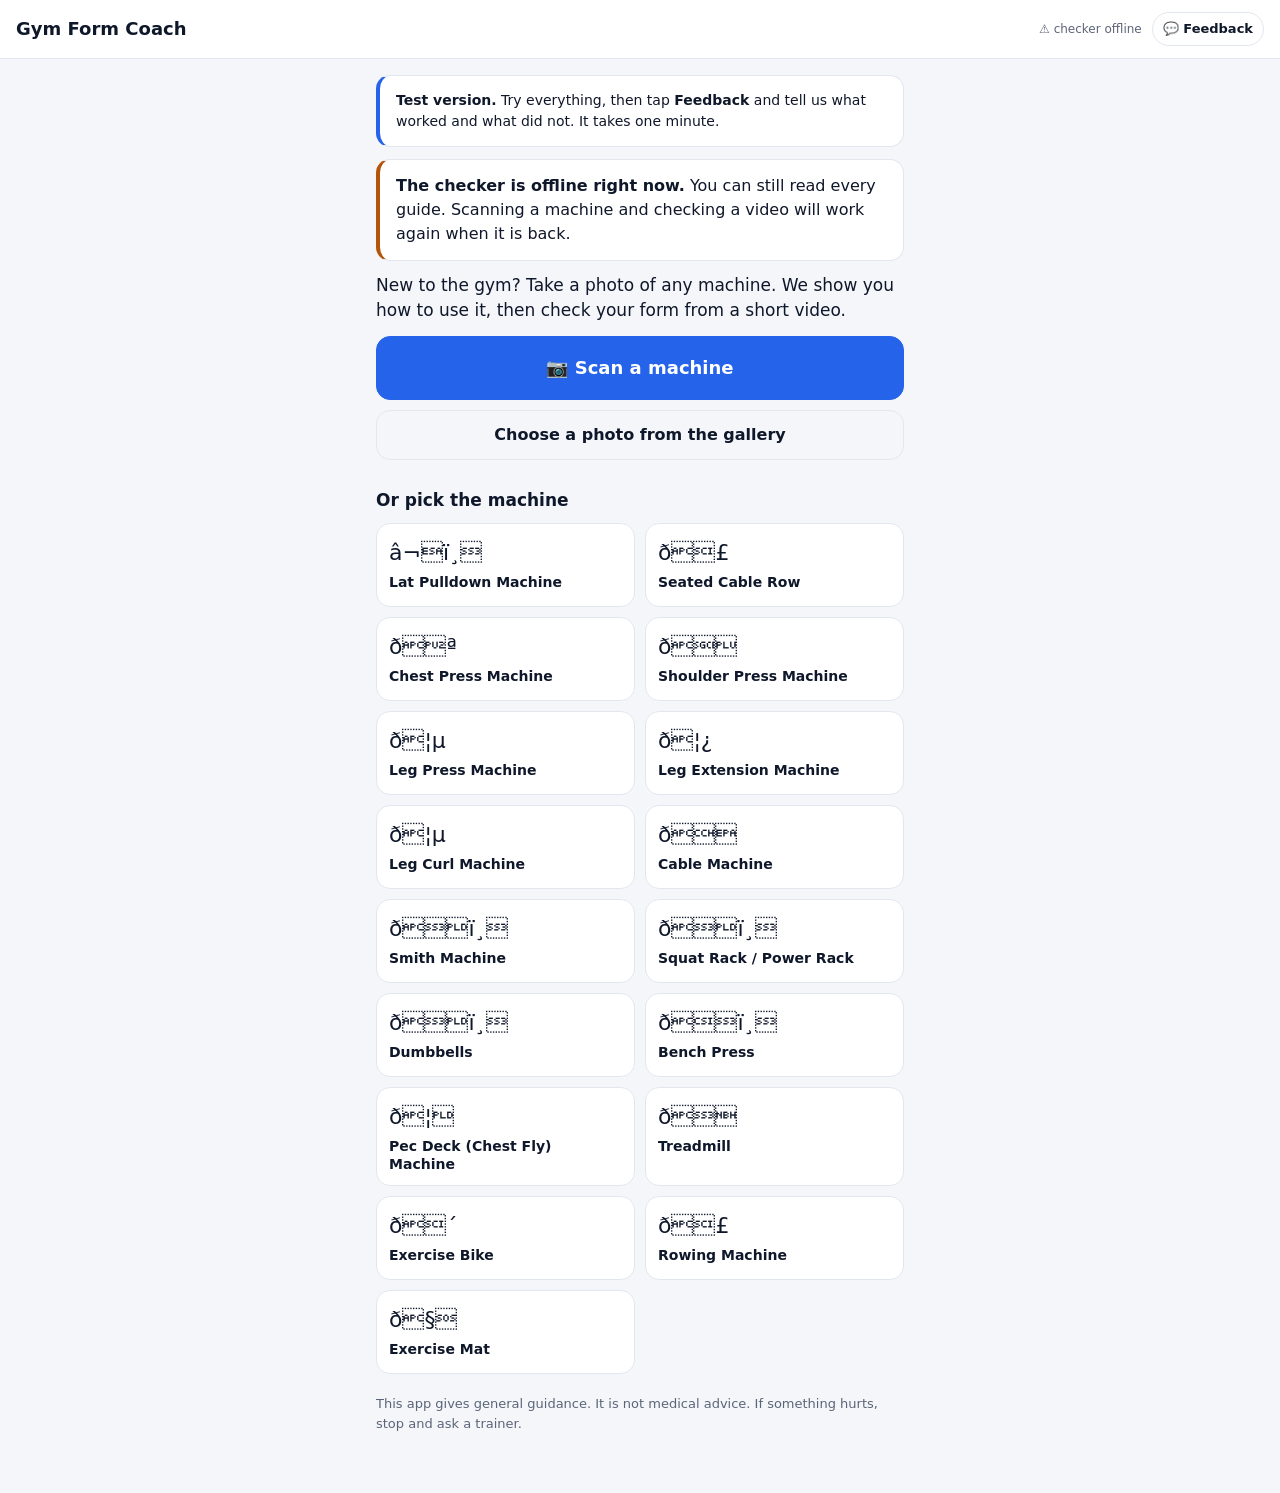
<file: index.html>
<!doctype html>
<html lang="en">
<head>
  <meta charset="utf-8">
  <meta name="viewport" content="width=device-width, initial-scale=1, viewport-fit=cover">
  <meta name="theme-color" content="#0f172a">
  <title>Gym Form Coach</title>
  <link rel="manifest" href="manifest.webmanifest">
  <link rel="icon" href="icon.svg" type="image/svg+xml">
  <link rel="stylesheet" href="styles.css">
</head>
<body>
  <header class="bar">
    <button id="back" class="icon-btn" aria-label="Back" hidden>←</button>
    <h1 id="title">Gym Form Coach</h1>
    <span id="status" class="status" title="Machine recogniser status"></span>
    <button id="feedback-btn" class="chip-btn">💬 Feedback</button>
  </header>

  <!-- Each <section> is one screen. app.js shows one at a time. -->
  <main>
    <section id="screen-home" class="screen">
      <div class="card test-note">
        <b>Test version.</b> Try everything, then tap <b>Feedback</b> and tell us what worked and what did not. It takes one minute.
      </div>
      <div id="offline-note" class="card note" hidden>
        <b>The checker is offline right now.</b> You can still read every guide. Scanning a machine and checking a video will work again when it is back.
      </div>
      <p class="lead">New to the gym? Take a photo of any machine. We show you how to use it, then check your form from a short video.</p>
      <label class="btn primary big">
        📷 Scan a machine
        <input id="photo-input" type="file" accept="image/*" capture="environment" hidden>
      </label>
      <label class="btn ghost">
        Choose a photo from the gallery
        <input id="photo-input-gallery" type="file" accept="image/*" hidden>
      </label>

      <h2>Or pick the machine</h2>
      <div id="machine-grid" class="grid"></div>

      <div id="history-block" hidden>
        <h2>Your last checks</h2>
        <ul id="history" class="history"></ul>
      </div>
      <div id="apk-block" hidden>
        <h2>Android app</h2>
        <a class="btn ghost" href="GymFormCoach.apk">⬇ Get the Android app</a>
      </div>
      <p class="fine">This app gives general guidance. It is not medical advice. If something hurts, stop and ask a trainer.</p>
    </section>

    <section id="screen-identify" class="screen" hidden>
      <img id="photo-preview" class="preview" alt="Your photo">
      <div id="identify-body"></div>
    </section>

    <section id="screen-guide" class="screen" hidden>
      <div id="guide-body"></div>
    </section>

    <section id="screen-record" class="screen" hidden>
      <div id="record-body"></div>
    </section>

    <section id="screen-progress" class="screen" hidden>
      <div class="center">
        <div class="spinner" aria-hidden="true"></div>
        <h2 id="progress-stage">Uploading your video</h2>
        <div class="track"><div id="progress-fill" class="fill"></div></div>
        <p class="fine">A 20-second video takes one to two minutes. Keep this page open. If other people are testing at the same time, your video waits in line. Your upload is deleted when the check is finished; the review video we make is kept for one day.</p>
      </div>
    </section>

    <section id="screen-feedback" class="screen" hidden>
      <div id="feedback-body"></div>
    </section>

    <section id="screen-result" class="screen" hidden>
      <div id="result-body"></div>
    </section>
  </main>

  <div id="toast" class="toast" role="alert" hidden></div>
  <script src="app.js"></script>
</body>
</html>
</file>
<file: styles.css>
:root {
  --bg: #f4f6fa;
  --card: #ffffff;
  --ink: #0f172a;
  --muted: #5b6577;
  --line: #e2e7ef;
  --brand: #2563eb;
  --brand-ink: #ffffff;
  --good: #15803d;
  --warn: #b45309;
  --bad: #b91c1c;
  --good-bg: #dcfce7;
  --warn-bg: #fef3c7;
  --bad-bg: #fee2e2;
  --radius: 14px;
}
@media (prefers-color-scheme: dark) {
  :root {
    --bg: #0b1220;
    --card: #151e30;
    --ink: #eef2f9;
    --muted: #9aa6ba;
    --line: #26324a;
    --brand: #5b8cff;
    --brand-ink: #0b1220;
    --good: #4ade80;
    --warn: #fbbf24;
    --bad: #f87171;
    --good-bg: #12351f;
    --warn-bg: #3b2c0a;
    --bad-bg: #3f1616;
  }
}

* { box-sizing: border-box; }
html { -webkit-text-size-adjust: 100%; }
body {
  margin: 0;
  background: var(--bg);
  color: var(--ink);
  font: 16px/1.5 system-ui, -apple-system, "Segoe UI", Roboto, sans-serif;
}
main { max-width: 560px; margin: 0 auto; padding: 16px 16px 48px; }
h1 { font-size: 18px; margin: 0; flex: 1; }
h2 { font-size: 17px; margin: 28px 0 10px; }
h3 { font-size: 15px; margin: 0 0 6px; }
p { margin: 0 0 12px; }
ol, ul { margin: 0; padding-left: 22px; }
li { margin-bottom: 6px; }
img { max-width: 100%; display: block; }

.bar {
  position: sticky; top: 0; z-index: 5;
  display: flex; align-items: center; gap: 10px;
  padding: 12px 16px;
  background: var(--card); border-bottom: 1px solid var(--line);
}
.icon-btn {
  border: 0; background: none; color: var(--ink);
  font-size: 22px; line-height: 1; padding: 4px 8px; cursor: pointer; border-radius: 8px;
}
.status { font-size: 12px; color: var(--muted); white-space: nowrap; }
.lead { font-size: 17px; }
.fine { font-size: 13px; color: var(--muted); margin-top: 20px; }
.center { text-align: center; padding-top: 48px; }

.btn {
  display: flex; align-items: center; justify-content: center; gap: 8px;
  width: 100%; min-height: 48px; padding: 12px 16px; margin-bottom: 10px;
  border-radius: var(--radius); border: 1px solid var(--line);
  background: var(--card); color: var(--ink);
  font: inherit; font-weight: 600; text-align: center; cursor: pointer;
}
.btn.primary { background: var(--brand); color: var(--brand-ink); border-color: var(--brand); }
.btn.big { min-height: 64px; font-size: 18px; }
.btn.ghost { background: none; }
.btn[disabled] { opacity: .5; cursor: not-allowed; }
.btn:focus-visible, .icon-btn:focus-visible, .tile:focus-visible { outline: 3px solid var(--brand); outline-offset: 2px; }

.grid { display: grid; grid-template-columns: repeat(2, 1fr); gap: 10px; }
.tile {
  display: flex; flex-direction: column; gap: 4px; align-items: flex-start;
  padding: 12px; min-height: 84px; text-align: left;
  border: 1px solid var(--line); border-radius: var(--radius);
  background: var(--card); color: var(--ink); font: inherit; cursor: pointer;
}
.tile .emoji { font-size: 22px; }
.tile .name { font-weight: 600; font-size: 14px; line-height: 1.3; }

.card {
  background: var(--card); border: 1px solid var(--line); border-radius: var(--radius);
  padding: 14px 16px; margin-bottom: 12px;
}
.card.note { border-left: 4px solid var(--warn); }
.card.safe { border-left: 4px solid var(--bad); }
.tags { display: flex; flex-wrap: wrap; gap: 6px; margin: 8px 0 12px; }
.tag { font-size: 12px; padding: 3px 9px; border-radius: 99px; background: var(--line); color: var(--ink); }
.tabs { display: flex; gap: 8px; margin-bottom: 12px; }
.tabs .btn { margin: 0; min-height: 40px; padding: 8px; font-size: 14px; }
.tabs .btn[aria-pressed="true"] { border-color: var(--brand); color: var(--brand); }

.preview { width: 100%; max-height: 300px; object-fit: contain; border-radius: var(--radius); background: #000; margin-bottom: 14px; }
video.preview { max-height: 360px; }
video.review { width: 100%; display: block; border-radius: 10px; background: #000; aspect-ratio: 16 / 9; }
a.btn { text-decoration: none; }
.candidate { justify-content: space-between; }
.candidate small { font-weight: 400; color: var(--muted); }

.spinner {
  width: 44px; height: 44px; margin: 0 auto 18px; border-radius: 50%;
  border: 4px solid var(--line); border-top-color: var(--brand);
  animation: spin 1s linear infinite;
}
@keyframes spin { to { transform: rotate(360deg); } }
@media (prefers-reduced-motion: reduce) { .spinner { animation-duration: 4s; } }
.track { height: 10px; border-radius: 99px; background: var(--line); overflow: hidden; margin: 14px 0; }
.fill { height: 100%; width: 0; background: var(--brand); transition: width .4s; }

.score-head { display: flex; align-items: center; gap: 16px; }
.ring { flex: none; width: 108px; height: 108px; }
.ring text { font-weight: 700; font-size: 30px; fill: var(--ink); }
.verdict { font-size: 19px; font-weight: 700; margin-bottom: 2px; }
.muted { color: var(--muted); font-size: 14px; }

.meter { margin-bottom: 10px; }
.meter .row { display: flex; justify-content: space-between; font-size: 14px; margin-bottom: 4px; }
.meter .track { height: 8px; margin: 0; }

.reps { display: flex; align-items: flex-end; gap: 6px; height: 96px; overflow-x: auto; padding-top: 4px; }
.rep { flex: 1 0 26px; display: flex; flex-direction: column; justify-content: flex-end; align-items: center; height: 100%; font-size: 11px; color: var(--muted); }
.rep i { display: block; width: 100%; border-radius: 6px 6px 0 0; min-height: 4px; }
.rep b { font-size: 11px; color: var(--ink); }

.issue { border-left: 4px solid var(--warn); }
.issue.high { border-left-color: var(--bad); }
.issue.low { border-left-color: var(--line); }
.issue img { border-radius: 10px; margin: 10px 0; width: 100%; }
.pill { display: inline-block; font-size: 11px; font-weight: 700; padding: 2px 8px; border-radius: 99px; margin-left: 6px; vertical-align: middle; }
.pill.high { background: var(--bad-bg); color: var(--bad); }
.pill.medium { background: var(--warn-bg); color: var(--warn); }
.pill.low { background: var(--line); color: var(--muted); }
.fix { background: var(--good-bg); color: var(--ink); border-radius: 10px; padding: 10px 12px; margin-top: 8px; font-size: 15px; }
.fix b { color: var(--good); }
.ok-list { list-style: none; padding: 0; }
.ok-list li::before { content: "✓ "; color: var(--good); font-weight: 700; }

.chart { width: 100%; height: auto; }
.chart .axis { stroke: var(--line); }
.chart .line { fill: none; stroke: var(--brand); stroke-width: 2; }
.chart .band { fill: var(--brand); opacity: .1; }
.chart text { fill: var(--muted); font-size: 11px; }

.chip-btn {
  border: 1px solid var(--line); background: none; color: var(--ink); white-space: nowrap;
  font: inherit; font-size: 13px; font-weight: 600; padding: 6px 10px; border-radius: 99px; cursor: pointer;
}
.chip-btn:focus-visible, .star:focus-visible { outline: 3px solid var(--brand); outline-offset: 2px; }
.card.test-note { border-left: 4px solid var(--brand); font-size: 14px; }
video.howto { width: 100%; max-height: 70vh; display: block; border-radius: 10px; background: var(--bg); aspect-ratio: 4 / 5; }
.no-list { list-style: none; padding: 0; }
.no-list li::before { content: "✕ "; color: var(--bad); font-weight: 700; }
.stars { display: flex; gap: 4px; }
.star {
  flex: 1; min-height: 48px; border: 0; background: none; cursor: pointer; border-radius: 8px;
  font-size: 34px; line-height: 1; color: var(--muted); opacity: .4;
}
.star[aria-pressed="true"] { opacity: 1; }
.star[aria-pressed="true"] { color: var(--warn); }
textarea, input[type="text"] {
  display: block; width: 100%; margin-top: 12px; padding: 10px 12px;
  border: 1px solid var(--line); border-radius: 10px; background: var(--bg); color: var(--ink); font: inherit;
}
textarea { resize: vertical; }

.history { list-style: none; padding: 0; }
.history li { display: flex; justify-content: space-between; padding: 10px 0; border-bottom: 1px solid var(--line); font-size: 14px; }

.toast {
  position: fixed; left: 16px; right: 16px; bottom: 20px; max-width: 528px; margin: 0 auto;
  background: var(--ink); color: var(--bg); padding: 12px 16px; border-radius: 12px; z-index: 10;
}
</file>
